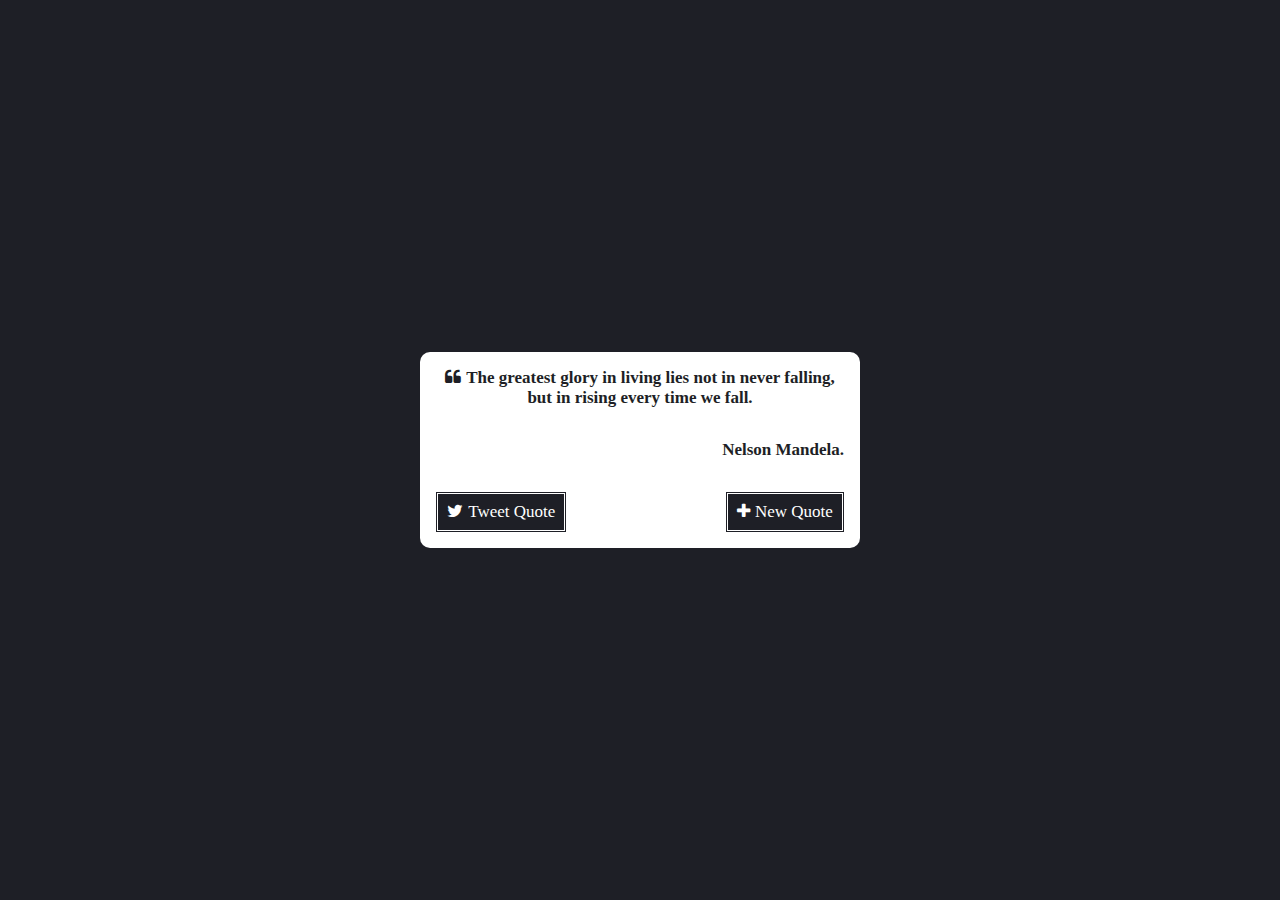
<file: random-quote-machine/index.html>
<!DOCTYPE html>
<html lang="en">
<head>
	<meta charset="UTF-8">
	<meta name="viewport" content="width=device-width, initial-scale=1.0">
	<title>Document</title>
	<link rel="stylesheet" href="styles.css" />
	<link rel="stylesheet" href="https://maxcdn.bootstrapcdn.com/font-awesome/4.3.0/css/font-awesome.min.css" />
</head>
<body>

	<div class="container">
  <div id="quote-box">
    <div id="text">
      <i class="fa fa-quote-left"></i><span>The greatest glory in living lies not in never falling, but in rising every time we fall.</span>
    </div>
    <div id="author"><span>Nelson Mandela</span>.</div>
    <div class="actions">
      <a target="_top" title="Tweet this quote" id="tweet-quote"><i class="fa fa-twitter"></i>Tweet Quote</a>
      <a href="#" id="new-quote"><i class="fa fa-plus"></i>New Quote</a>
    </div>
  </div>
</div>


	<script src="main.js">
		
	</script>
	<!--script src="https://cdn.freecodecamp.org/testable-projects-fcc/v1/bundle.js"></script-->
</body>
</html>
</file>
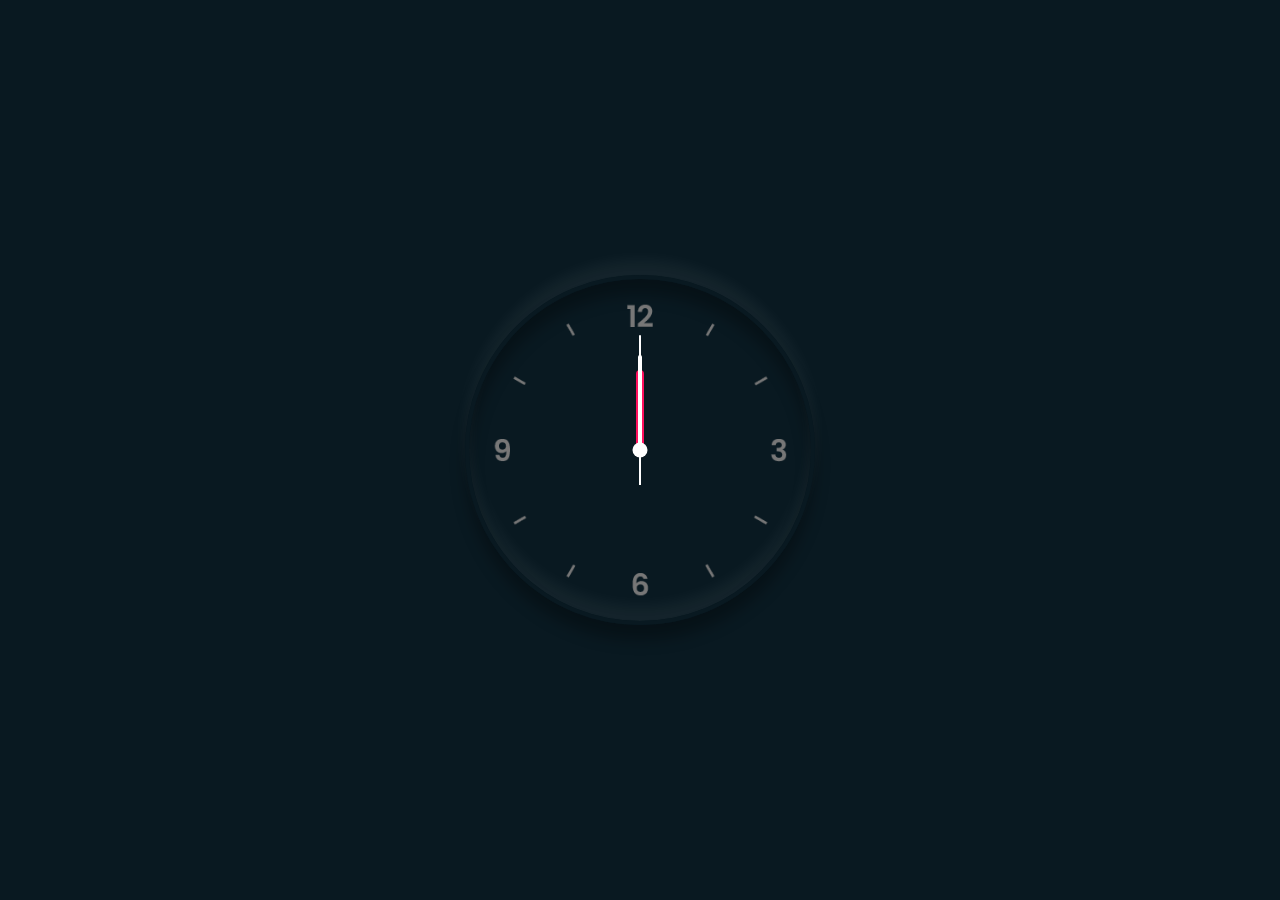
<file: real-js-clock/index.html>
<!DOCTYPE html>
<html lang="en">
<head>
	<meta charset="UTF-8">
	<meta name="viewport" content="width=device-width, initial-scale=1.0">
	<title>Javascript clock UI</title>
	<link rel="stylesheet" href="styles/styles.css">
	<script src="js/app.js"></script>
</head>
<body>
	<div class="clock">
		<div class="hour">
			<div class="hr" id="hr"></div>
		</div>
		<div class="min">
			<div class="mn" id="mn"></div>
		</div>
		<div class="sec">
			<div class="sc" id="sc"></div>
		</div>
	</div>
</body>
</html>
</file>
<file: random-quote-machine/styles.css>
*, *:before, *:after {
	margin: 0;
	padding: 0;
	box-sizing: border-box;
}

body {
	background-color: #1e1f26;
	display: flex;
	justify-content: center;
	align-items: center;
	min-height: 100vh;
}

body .container {
	font-size: 17px;
	color: #1e1f26;
}

body .container #quote-box {
	width: 440px;
	background: white;
	border-radius: 10px 10px;
	padding: 1rem;
}

@media screen and (max-width: 440px) {
	body .container #quote-box {
		width: calc(100vw - 50px);
	}
}

body .container #quote-box #text {
	text-align: center;
	margin-bottom: 2rem;
	font-weight: bold;
}

body .container #quote-box #text i {
	vertical-align: top;
	margin-right: 5px;
}

body .container #quote-box #author {
	text-align: right;
	font-weight: bold;
}

body .container #quote-box .actions {
	margin-top: 2rem;
	display: flex;
	justify-content: space-between;
}

body .container #quote-box .actions a {
	text-decoration: none;
	background-color: #1e1f26;
	color: white;
	padding: .6rem .7rem;
	outline: 1px solid white;
	outline-offset: -2px;
}

body .container #quote-box .actions a i {
	margin-right: 5px;
}
</file>
<file: real-js-clock/styles/styles.css>
* {
	margin: 0;
	padding: 0;
	box-sizing: border-box;
}

body {
	display: flex;
	justify-content: center;
	align-items: center;
	min-height: 100vh;
	background-color: #091921;
}

.clock {
	width: 350px;
	height: 350px;
	justify-content: center;
	align-items: center;
	background: url('../img/clock.png');
	background-size: cover;
	border: 4px solid #091921;
	border-radius: 50%;
	box-shadow: 0 -15px 15px rgba(255, 255, 255, 0.05),
	inset 0 -15px 15px rgba(255, 255, 255, 0.05),
	0 15px 15px rgba(0, 0, 0, 0.3),
	inset 0 15px 15px rgba(0, 0, 0, 0.3);
}

.clock::before {
	content: '';
	position: absolute;
	width: 15px;
	height: 15px;
	top: 50%;
	left: 50%;
	transform: translate(-50%, -50%);
	background: #fff;
	border-radius: 50%;
	z-index: 1000;
}

.clock .hour,
.clock .min,
.clock .sec {
	position: absolute;
	top: 50%;
	left: 50%;
	transform: translate(-50%, -50%);
}

.clock .hour, .hr {
	width: 160px;
	height: 160px;
}

.clock .min, .mn {
	width: 190px;
	height: 190px;
}

.clock .sec, .sc {
	width: 230px;
	height: 230px;
}

.hr, .mn, .sc {
	display: flex;
	/*align-items: center;*/
	justify-content: center;
	position: absolute;
	border-radius: 50%;
}

.hr::before {
	content: '';
	position: absolute;
	width: 8px;
	height: 80px;
	background: #ff105e;
	z-index: 10;
	border-radius: 6px 6px 0 0;
}

.mn::before {
	content: '';
	position: absolute;
	width: 4px;
	height: 90px;
	background: #fff;
	z-index: 11;
	border-radius: 6px 6px 0 0;
}

.sc::before {
	content: '';
	position: absolute;
	width: 2px;
	height: 150px;
	background: #fff;
	z-index: 12;
	border-radius: 6px 6px 0 0;
}
</file>
